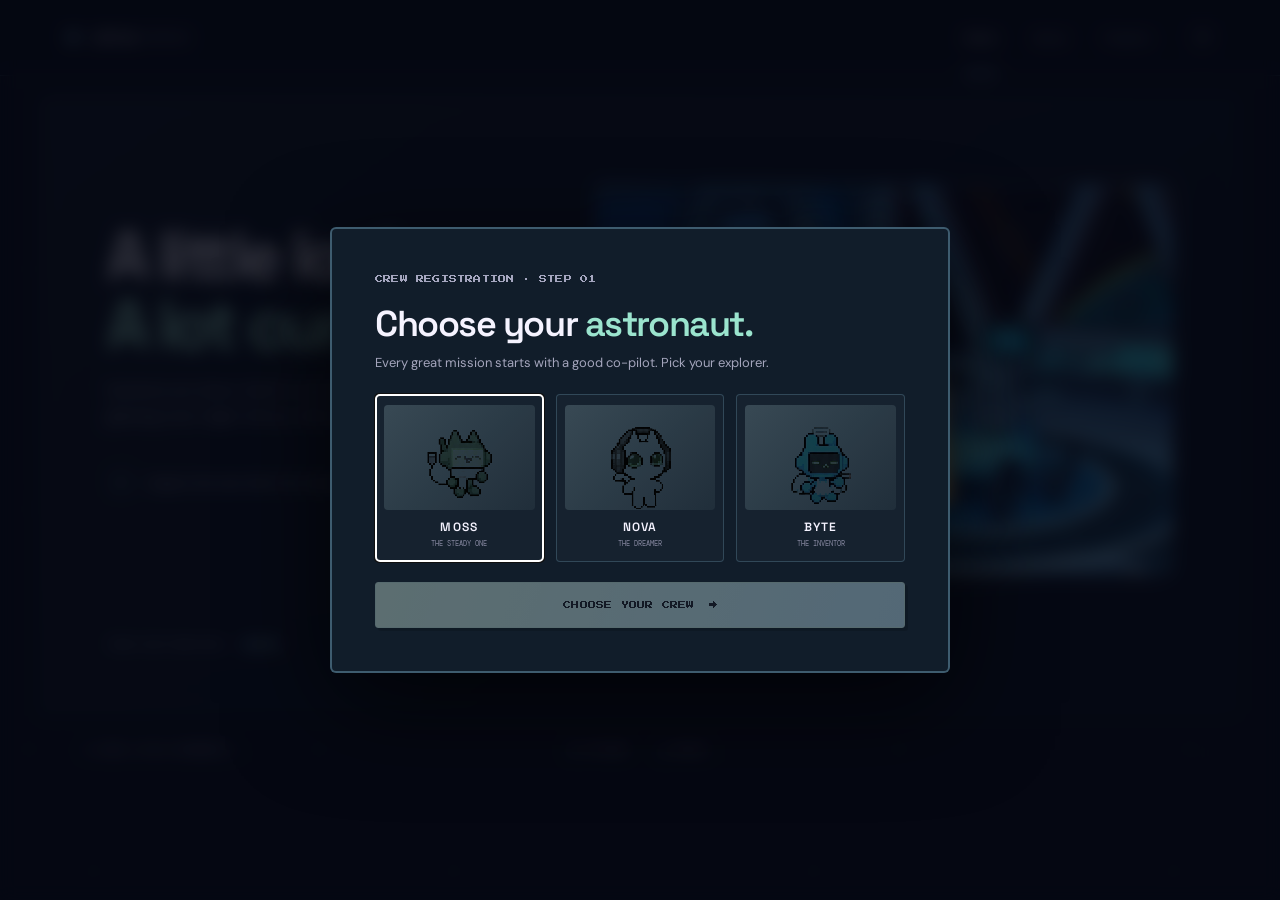
<file: index.html>
<!doctype html>
<html lang="en">
<head>
  <meta charset="utf-8">
  <meta name="viewport" content="width=device-width, initial-scale=1">
  <meta name="theme-color" content="#080a18">
  <meta name="description" content="Join Leyla's space mission: explore planets, uncover clues, and discover her portfolio.">
  <title>Leyla Mammadli — Mission Control</title>
  <link rel="preconnect" href="https://fonts.googleapis.com">
  <link rel="preconnect" href="https://fonts.gstatic.com" crossorigin>
  <link href="https://fonts.googleapis.com/css2?family=DM+Mono:wght@400;500&family=DM+Sans:wght@400;500;600;700&family=Press+Start+2P&family=Space+Grotesk:wght@400;500;600;700&display=swap" rel="stylesheet">
  <link rel="stylesheet" href="styles/site.css">
  <script src="scripts/app.js" defer></script>
  <script src="scripts/game.js" defer></script>
</head>
<body class="game-page">
  <div class="starfield" aria-hidden="true"></div>
  <header class="site-header">
    <a class="brand" href="index.html?briefing=1" aria-label="Mission Control home">
      <span class="brand-mark">✦</span><span>LEYLA<span class="brand-muted">.SPACE</span></span>
    </a>
    <nav class="site-nav" aria-label="Main navigation">
      <a class="active" href="index.html?briefing=1">Home</a>
      <a href="about.html">About</a>
      <a href="projects.html">Projects</a>
      <a class="github-link" href="https://github.com/leylammmdl09-ai/Liliya_peersonal_website" target="_blank" rel="noreferrer" aria-label="GitHub repository">↗</a>
    </nav>
  </header>

  <main class="game-shell">
    <section class="bridge-screen screen-panel" id="bridge-screen" aria-labelledby="bridge-heading">
      <div class="bridge-copy">
        <h1 id="bridge-heading">A little lost.<br><span>A lot curious.</span></h1>
        <p class="bridge-lede">Systems are down. Earth is out of range. One glowing note might tell you where to begin.</p>
        <div class="bridge-instructions"><span class="key-icon">01</span><span>Inspect the note. Start the mission.</span></div>
      </div>
      <div class="ship-art" aria-label="Illustration of the spaceship interior">
        <div class="viewport">
          <div class="viewport-stars"></div>
          <div class="distant-planet"></div>
          <span class="orbit-label">SECTOR 07 / UNCHARTED</span>
        </div>
        <div class="console console-left"><i></i><i></i><i></i><span>O₂ 98%</span></div>
        <div class="console console-right"><span class="console-bars"></span><span>FLIGHT SYSTEMS</span></div>
        <button class="sticky-note" id="open-welcome" type="button" aria-label="Inspect the glowing mission note">
          <span class="note-pin"></span>
          <span class="note-small">NOTE</span>
          <span class="note-title">Hey,<br>Astronaut!</span>
        </button>
        <div class="desk-edge"></div>
        <span class="ship-caption">THE ORPHEUS · CREW DECK</span>
      </div>
      <div class="bridge-footer">
        <span>YOUR DESTINATION: <b>EARTH</b></span>
      </div>
    </section>

    <section class="map-screen screen-panel" id="map-screen" aria-labelledby="map-heading" hidden>
      <div class="player-status game-hud" id="player-status" hidden>
        <div class="credit-panel">
          <span class="credit-icon" aria-hidden="true">¢</span>
          <span class="credit-label">CREDITS</span>
          <span class="credit-total"><span id="score">0</span><small> / 400</small></span>
        </div>
        <div class="crew-display">
          <span class="player-name" id="player-name">ASTRONAUT</span>
          <span class="crew-frame"><img class="player-avatar" id="player-avatar" alt=""></span>
        </div>
      </div>
      <h1 class="map-title" id="map-heading">Leyla Mammadli</h1>
      <button class="restart-mission" id="restart-mission" type="button">↻ RESTART</button>
      <div class="galaxy-map" aria-label="Interactive map with four planetary destinations">
        <svg class="orbit-lines" viewBox="0 0 1000 390" preserveAspectRatio="none" aria-hidden="true">
          <path d="M75 230 C180 90 300 330 420 170 S650 85 770 230 S900 310 960 135"/>
          <path d="M75 230 C190 375 320 65 440 205 S660 330 785 150 S900 70 960 135"/>
        </svg>
        <div class="map-star star-a"></div><div class="map-star star-b"></div><div class="map-star star-c"></div>
        <article class="destination destination-one">
          <button class="planet planet-logic" type="button" data-planet="origin" aria-label="Open Origin signal">
            <img class="planet-photo" src="assets/images/planet-origin.png" alt="">
          </button>
          <span class="planet-index">01 / ORIGIN</span><h2>Origin</h2><p>Where the signal began</p>
          <span class="clue-trigger" data-planet="origin" aria-hidden="true"><span>(!)</span> DECODE SIGNAL</span>
          <span class="visited-mark" aria-hidden="true">✓ SIGNAL FOUND</span>
        </article>
        <article class="destination destination-two">
          <button class="planet planet-code" type="button" data-planet="code" aria-label="Open Academia Prime signal">
            <img class="planet-photo" src="assets/images/planet-code.png" alt="">
          </button>
          <span class="planet-index">02 / EDUCATION</span><h2>Academia Prime</h2><p>Leyla's learning journey</p>
          <span class="clue-trigger" data-planet="code" aria-hidden="true"><span>(!)</span> DECODE SIGNAL</span>
          <span class="visited-mark" aria-hidden="true">✓ SIGNAL FOUND</span>
        </article>
        <article class="destination destination-three">
          <button class="planet planet-robot" type="button" data-planet="robotics" aria-label="Open Cyber-Core signal">
            <img class="planet-photo" src="assets/images/planet-robotics.png" alt="">
          </button>
          <span class="planet-index">03 / ABILITIES</span><h2>Cyber-Core</h2><p>Digital logic &amp; coding skills</p>
          <span class="clue-trigger" data-planet="robotics" aria-hidden="true"><span>(!)</span> DECODE SIGNAL</span>
          <span class="visited-mark" aria-hidden="true">✓ SIGNAL FOUND</span>
        </article>
        <article class="destination destination-four">
          <button class="planet planet-skill" type="button" data-planet="beyond" aria-label="Open Nebula-Interests signal">
            <img class="planet-photo" src="assets/images/planet-beyond.png" alt="">
          </button>
          <span class="planet-index">04 / INTERESTS</span><h2>Nebula-Interests</h2><p>Literature, creativity &amp; curiosity</p>
          <span class="clue-trigger" data-planet="beyond" aria-hidden="true"><span>(!)</span> DECODE SIGNAL</span>
          <span class="visited-mark" aria-hidden="true">✓ SIGNAL FOUND</span>
        </article>
        <div class="earth-stop">
          <div class="planet earth-planet" aria-hidden="true"><img class="earth-photo" src="assets/images/earth-icon.jpg" alt=""></div>
          <span>EARTH<br><b id="earth-status">LOCKED</b></span>
        </div>
      </div>
      <div class="pixel-saucer" id="pixel-saucer" role="img" tabindex="0" aria-keyshortcuts="ArrowUp ArrowDown ArrowLeft ArrowRight" aria-label="Draggable spaceship. Drag over a planet to open its signal, or use the arrow keys."><i></i><b></b><span></span></div>
      <aside class="mission-dialogue" aria-live="polite">
        <div class="dialogue-avatar" aria-hidden="true">✦</div>
        <div><p class="dialogue-label">MISSION CONTROL <span>● LIVE</span></p>
          <p class="dialogue-text" id="mission-message">Drag your spaceship over a planet to open its signal. You can also fly with the joystick or arrow keys.</p>
          <div class="dialogue-progress"><span><span id="clue-count">0</span> / 4 SIGNALS</span><i class="progress-track"><b id="progress-fill"></b></i></div>
        </div>
      </aside>
      <div class="flight-controller" role="group" aria-label="Planet navigation controls">
        <button type="button" class="controller-up" data-move="up" aria-label="Fly spaceship up">▲</button>
        <button type="button" class="controller-left" data-move="left" aria-label="Fly spaceship left">◀</button>
        <span class="controller-scan" aria-hidden="true">✦</span>
        <button type="button" class="controller-right" data-move="right" aria-label="Fly spaceship right">▶</button>
        <button type="button" class="controller-down" data-move="down" aria-label="Fly spaceship down">▼</button>
      </div>
      <span class="controller-status" id="controller-status" aria-live="polite">TARGET: ORIGIN</span>
    </section>
  </main>

  <footer class="site-footer">
    <span class="footer-copyright">© 2026 LEYLA MAMMADLI</span>
    <nav class="footer-links" aria-label="Contact links">
      <a href="https://github.com/leylammmdl09-ai/Liliya_peersonal_website" target="_blank" rel="noreferrer" aria-label="GitHub repository"><span aria-hidden="true">⌘</span> GITHUB</a>
      <a href="mailto:leylammmdl09@gmail.com" aria-label="Email Leyla"><span aria-hidden="true">✉</span> EMAIL</a>
    </nav>
  </footer>

  <dialog class="modal" id="avatar-modal" aria-labelledby="avatar-title">
    <form method="dialog" class="modal-card avatar-card">
      <p class="eyebrow">CREW REGISTRATION · STEP 01</p>
      <h2 id="avatar-title">Choose your <span>astronaut.</span></h2>
      <p class="modal-intro">Every great mission starts with a good co-pilot. Pick your explorer.</p>
      <div class="avatar-options">
        <button class="avatar-option" type="button" data-avatar="green" aria-pressed="false">
          <span class="avatar-image-wrap"><img src="assets/images/avatar-green.jpeg" alt=""></span><strong>MOSS</strong><small>THE STEADY ONE</small>
        </button>
        <button class="avatar-option" type="button" data-avatar="white" aria-pressed="false">
          <span class="avatar-image-wrap"><img src="assets/images/avatar-white.jpeg" alt=""></span><strong>NOVA</strong><small>THE DREAMER</small>
        </button>
        <button class="avatar-option" type="button" data-avatar="blue" aria-pressed="false">
          <span class="avatar-image-wrap"><img src="assets/images/avatar-blue.jpeg" alt=""></span><strong>BYTE</strong><small>THE INVENTOR</small>
        </button>
      </div>
      <button class="button button-primary avatar-confirm" id="confirm-avatar" type="button" disabled>CHOOSE YOUR CREW <span>→</span></button>
    </form>
  </dialog>

  <dialog class="modal" id="welcome-modal" aria-labelledby="welcome-title">
    <div class="modal-card welcome-card">
      <button class="modal-close" type="button" data-close="welcome-modal" aria-label="Close">×</button>
      <div class="welcome-portrait"><img src="assets/images/leyla-mammadli.jpeg" alt="Leyla Mammadli"><small>MISSION SPECIALIST</small></div>
      <div class="welcome-copy">
        <p class="eyebrow">INCOMING TRANSMISSION · FROM LEYLA</p>
        <h2 id="welcome-title">🚀 WELCOME, ASTRONAUT!</h2>
        <p>Your spaceship has lost its way, and you are trapped in an unknown galaxy, far away from Earth. You need to return to the Earth, but there is one challenge: the only way to return to Earth is to discover who Leyla is.</p>
        <p>To complete your mission, you must explore different planets and collect points. Each planet holds a small piece of information about Leyla. Look for the (!) symbol beneath each planet to discover something new.</p>
        <p>Are you ready to begin your mission? 🌍</p>
        <button class="button button-primary" id="begin-mission" type="button">LET'S FIND EARTH <span>→</span></button>
      </div>
    </div>
  </dialog>

  <dialog class="modal" id="clue-modal" aria-labelledby="clue-title">
    <div class="modal-card clue-card">
      <button class="modal-close" type="button" data-close="clue-modal" aria-label="Close">×</button>
      <p class="eyebrow" id="clue-kicker">SIGNAL DECODED · +100 CREDITS</p>
      <h2 id="clue-title"></h2>
      <div id="clue-content" class="clue-content"></div>
      <div class="clue-reward"><span>✦</span><b>+100 CREDITS</b><small>ADDED TO YOUR MISSION SCORE</small></div>
      <button class="button button-primary" id="close-clue" type="button">BACK TO THE ATLAS <span>→</span></button>
    </div>
  </dialog>

  <dialog class="modal" id="victory-modal" aria-labelledby="victory-title">
    <div class="confetti-layer" id="confetti-layer" aria-hidden="true"></div>
    <div class="modal-card victory-card">
      <div class="victory-stars" aria-hidden="true">✦　✧　✦</div>
      <p class="eyebrow">MISSION COMPLETE · EARTH IN SIGHT</p>
      <h2 id="victory-title">🎉 Congrats, you successfully managed to arrive to the Earth!!</h2>
      <p>Four signals, one incredible person. You collected every credit: <strong id="final-score">400 CREDITS</strong>.</p>
      <a class="button button-primary" href="about.html">VIEW LEYLA'S PORTFOLIO <span>→</span></a>
      <button class="button button-primary" id="restart-after-victory" type="button">RESTART MISSION ↻</button>
    </div>
  </dialog>

</body>
</html>
</file>
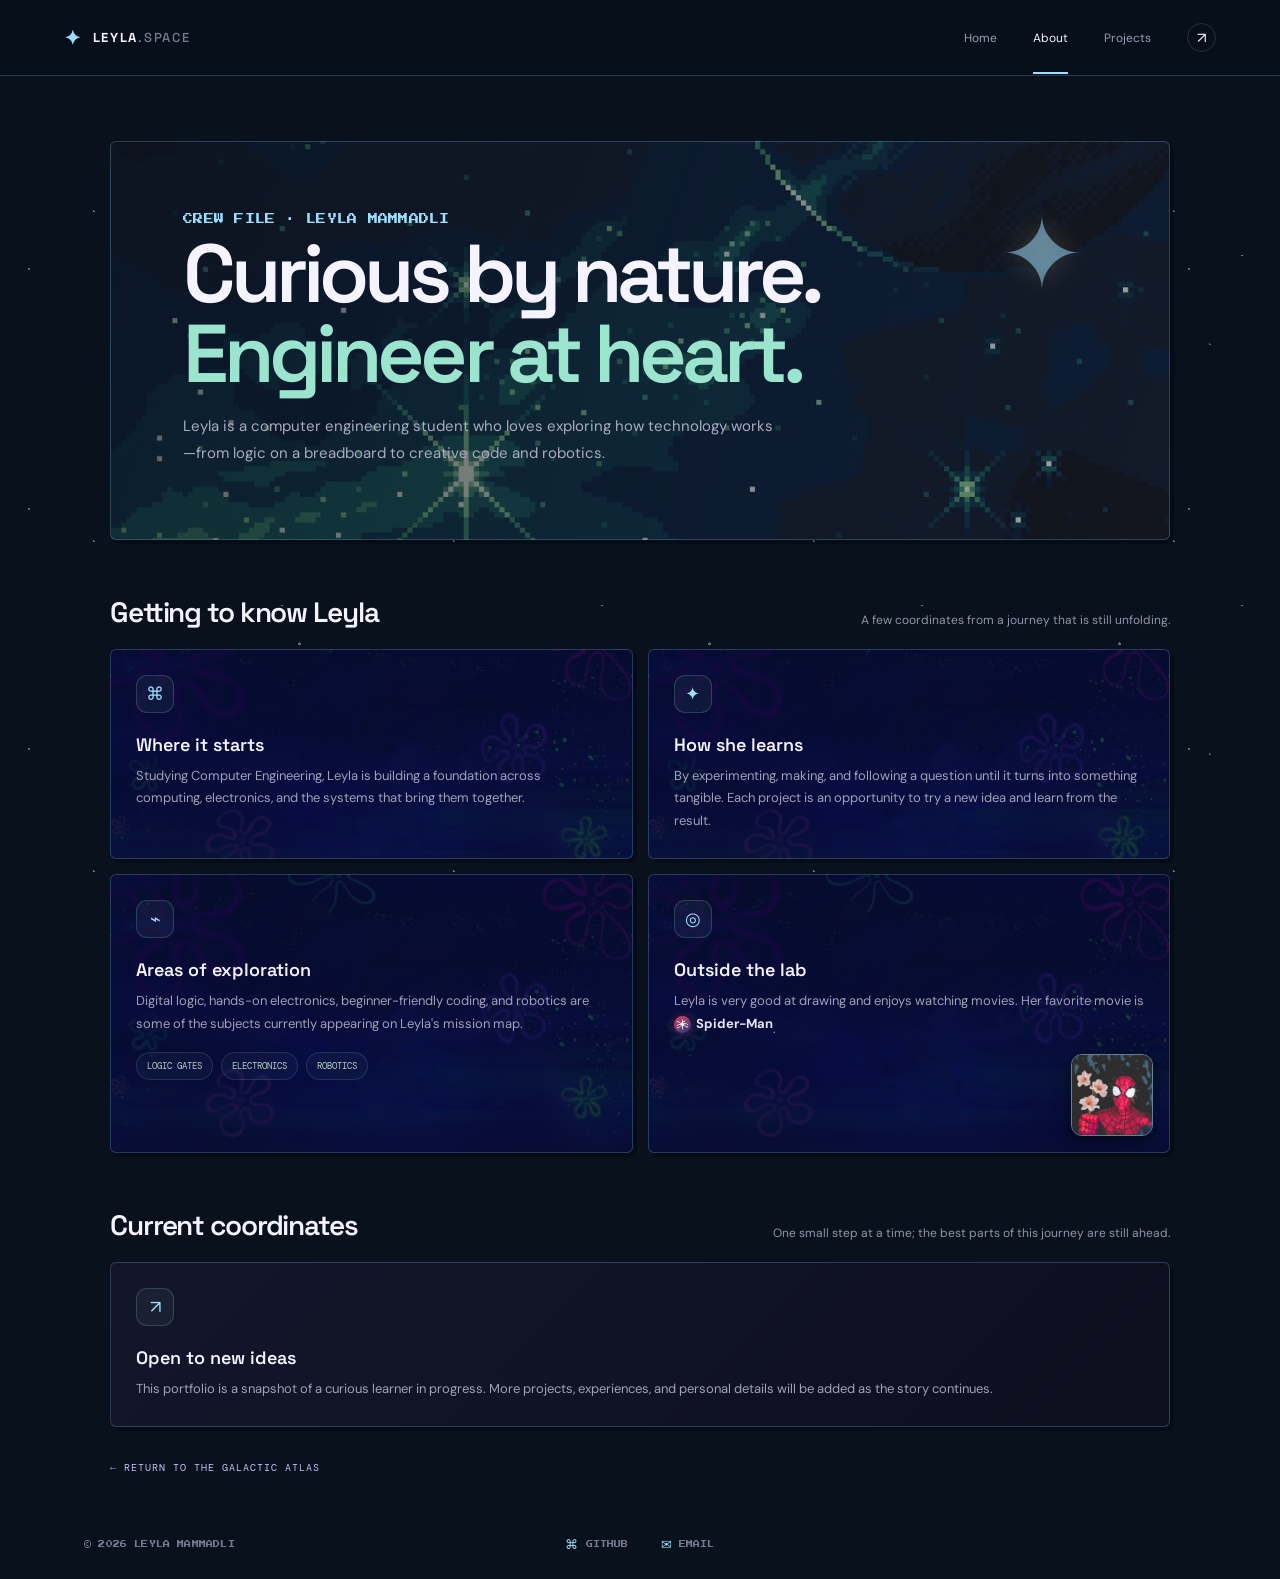
<file: about.html>
<!doctype html>
<html lang="en">
<head>
  <meta charset="utf-8">
  <meta name="viewport" content="width=device-width, initial-scale=1">
  <meta name="theme-color" content="#080a18">
  <meta name="description" content="Meet Leyla Mammadli, a computer engineering student.">
  <title>About Leyla — Leyla.Space</title>
  <link rel="preconnect" href="https://fonts.googleapis.com">
  <link rel="preconnect" href="https://fonts.gstatic.com" crossorigin>
  <link href="https://fonts.googleapis.com/css2?family=DM+Mono:wght@400;500&family=DM+Sans:wght@400;500;600;700&family=Press+Start+2P&family=Space+Grotesk:wght@400;500;600;700&display=swap" rel="stylesheet">
  <link rel="stylesheet" href="styles/site.css">
  <script src="scripts/app.js" defer></script>
</head>
<body>
  <div class="starfield" aria-hidden="true"></div>
  <header class="site-header">
    <a class="brand" href="index.html?briefing=1"><span class="brand-mark">✦</span><span>LEYLA<span class="brand-muted">.SPACE</span></span></a>
    <div class="player-status" id="player-status" hidden><img class="player-avatar" id="player-avatar" alt=""><span class="player-name" id="player-name">ASTRONAUT</span><span class="score-chip">¢ <span id="score">0</span> CREDITS</span></div>
    <nav class="site-nav" aria-label="Main navigation">
      <a href="index.html?briefing=1">Home</a><a class="active" href="about.html">About</a><a href="projects.html">Projects</a><a class="github-link" href="https://github.com/leylammmdl09-ai/Liliya_peersonal_website" target="_blank" rel="noreferrer" aria-label="GitHub repository">↗</a>
    </nav>
  </header>
  <main class="content-shell">
    <section class="content-hero">
      <p class="content-kicker">CREW FILE · LEYLA MAMMADLI</p>
      <h1>Curious by nature.<br><span>Engineer at heart.</span></h1>
      <p>Leyla is a computer engineering student who loves exploring how technology works—from logic on a breadboard to creative code and robotics.</p>
    </section>
    <section class="content-section">
      <div class="section-heading"><h2>Getting to know Leyla</h2><p>A few coordinates from a journey that is still unfolding.</p></div>
      <div class="about-grid">
        <article class="info-card"><span class="card-icon">⌘</span><h3>Where it starts</h3><p>Studying Computer Engineering, Leyla is building a foundation across computing, electronics, and the systems that bring them together.</p></article>
        <article class="info-card"><span class="card-icon">✦</span><h3>How she learns</h3><p>By experimenting, making, and following a question until it turns into something tangible. Each project is an opportunity to try a new idea and learn from the result.</p></article>
        <article class="info-card"><span class="card-icon">⌁</span><h3>Areas of exploration</h3><p>Digital logic, hands-on electronics, beginner-friendly coding, and robotics are some of the subjects currently appearing on Leyla's mission map.</p><div class="tag-list"><span>LOGIC GATES</span><span>ELECTRONICS</span><span>ROBOTICS</span></div></article>
        <article class="info-card outside-lab-card"><span class="card-icon">◎</span><h3>Outside the lab</h3><p>Leyla is very good at drawing and enjoys watching movies. Her favorite movie is <span class="favorite-movie"><svg class="spider-mark" viewBox="0 0 32 32" aria-hidden="true" focusable="false"><path d="M16 11V5m0 16v6M12 14 7 9 4 10 2 7m10 9H6l-3 3m9 0-5 5-3-1-2 3m10-12 5-5 3 1 2-3m-2 7h6l3 3m-9 0 5 5 3-1 2 3" fill="none" stroke="currentColor" stroke-linecap="round" stroke-linejoin="round" stroke-width="2"/><ellipse cx="16" cy="16" rx="3.5" ry="5" fill="currentColor"/></svg><strong>Spider-Man</strong></span>.</p><img class="outside-lab-photo" src="assets/images/spiderman-outside-lab.jpg" alt="Illustration of Spider-Man among flowers"></article>
      </div>
    </section>
    <section class="content-section">
      <div class="section-heading"><h2>Current coordinates</h2><p>One small step at a time; the best parts of this journey are still ahead.</p></div>
      <article class="info-card"><span class="card-icon">↗</span><h3>Open to new ideas</h3><p>This portfolio is a snapshot of a curious learner in progress. More projects, experiences, and personal details will be added as the story continues.</p></article>
    </section>
    <a class="return-link" href="index.html?briefing=1">← RETURN TO THE GALACTIC ATLAS</a>
  </main>
  <footer class="site-footer">
    <span class="footer-copyright">© 2026 LEYLA MAMMADLI</span>
    <nav class="footer-links" aria-label="Contact links">
      <a href="https://github.com/leylammmdl09-ai/Liliya_peersonal_website" target="_blank" rel="noreferrer" aria-label="GitHub repository"><span aria-hidden="true">⌘</span> GITHUB</a>
      <a href="mailto:leylammmdl09@gmail.com" aria-label="Email Leyla"><span aria-hidden="true">✉</span> EMAIL</a>
    </nav>
  </footer>
</body>
</html>
</file>
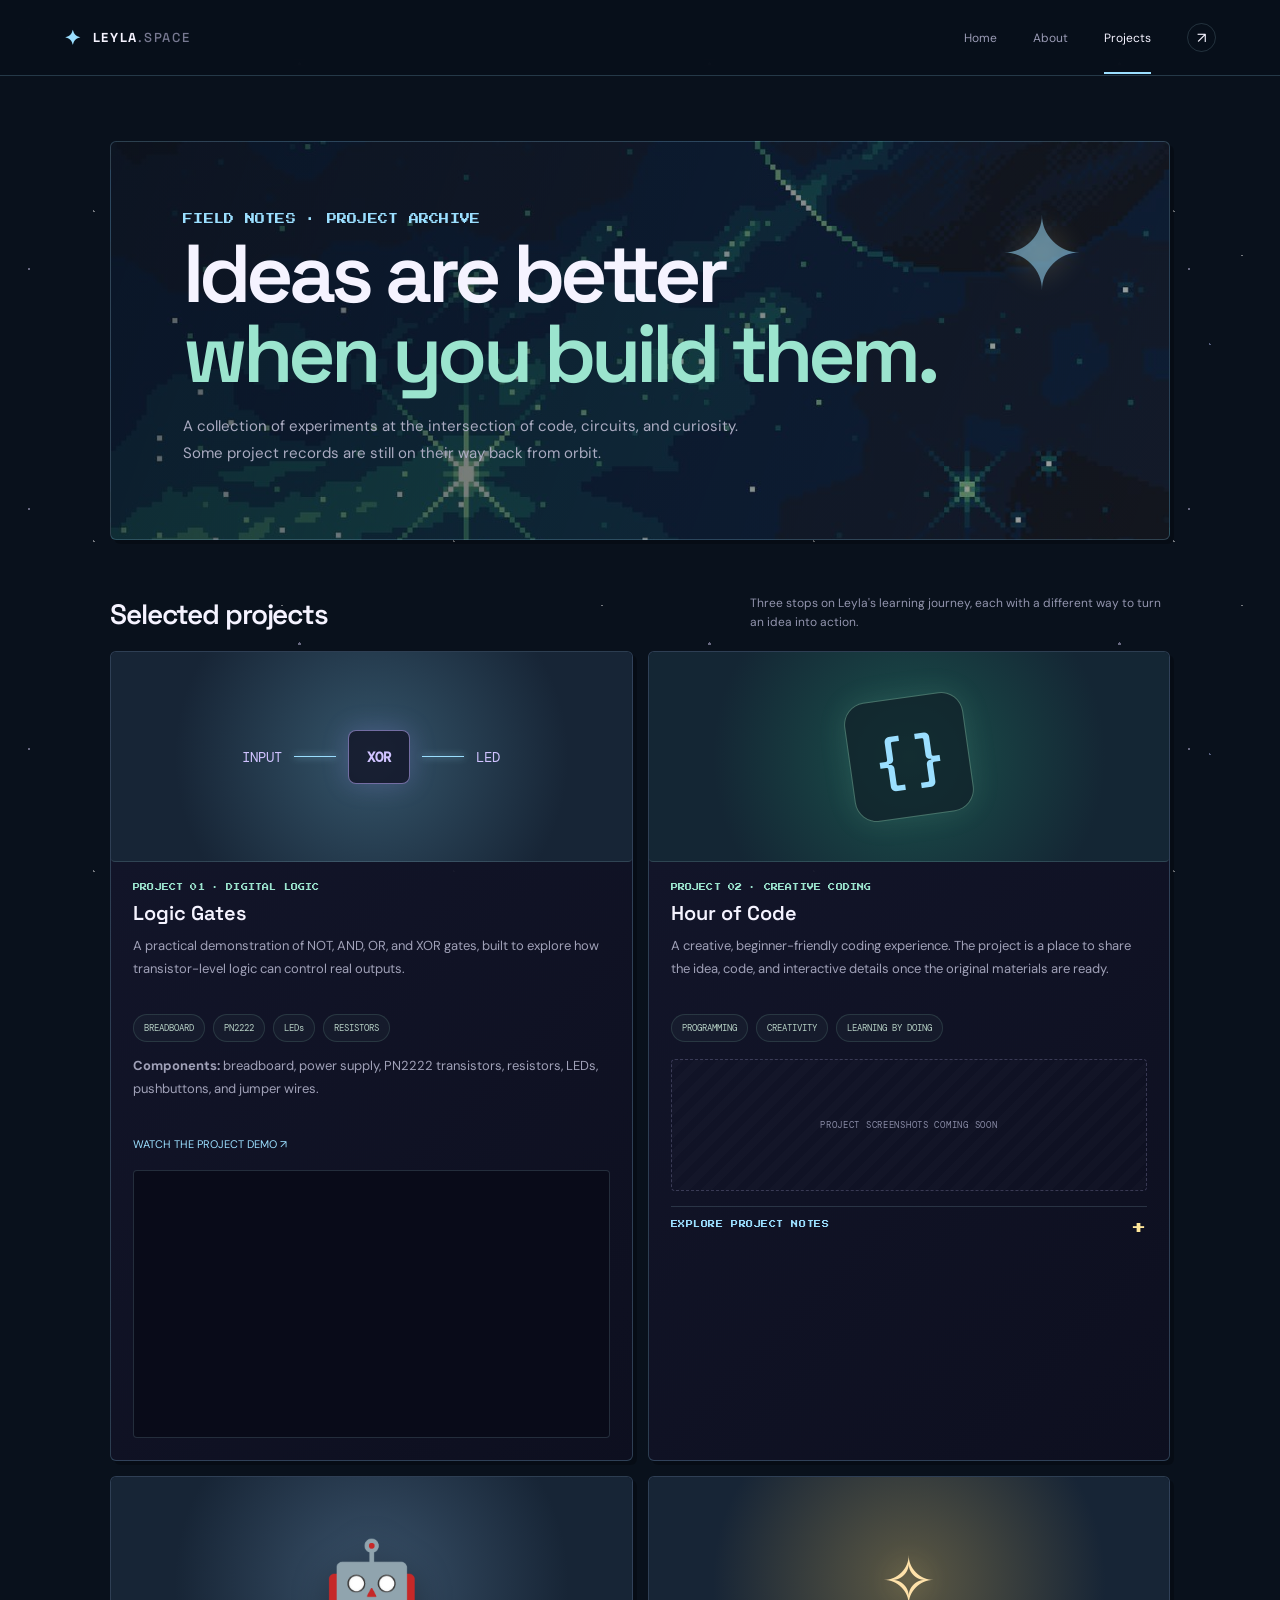
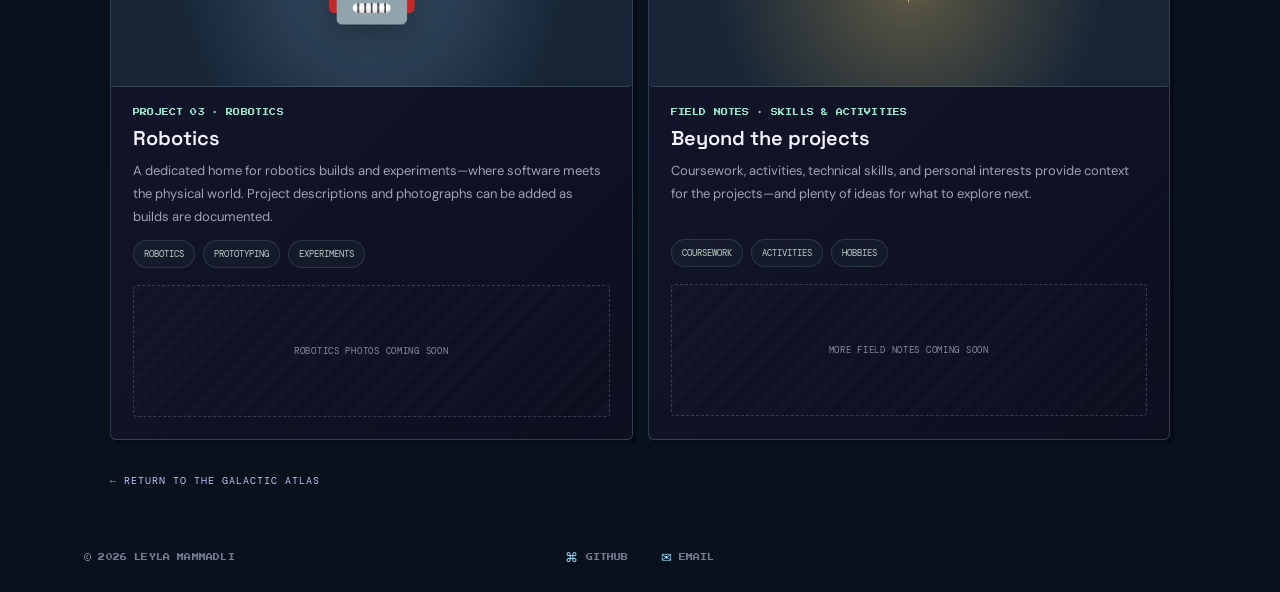
<file: projects.html>
<!doctype html>
<html lang="en">
<head>
  <meta charset="utf-8">
  <meta name="viewport" content="width=device-width, initial-scale=1">
  <meta name="theme-color" content="#080a18">
  <meta name="description" content="Explore Leyla Mammadli's logic gates, Hour of Code, and robotics projects.">
  <title>Projects — Leyla.Space</title>
  <link rel="preconnect" href="https://fonts.googleapis.com">
  <link rel="preconnect" href="https://fonts.gstatic.com" crossorigin>
  <link href="https://fonts.googleapis.com/css2?family=DM+Mono:wght@400;500&family=DM+Sans:wght@400;500;600;700&family=Press+Start+2P&family=Space+Grotesk:wght@400;500;600;700&display=swap" rel="stylesheet">
  <link rel="stylesheet" href="styles/site.css">
  <script src="scripts/app.js" defer></script>
</head>
<body>
  <div class="starfield" aria-hidden="true"></div>
  <header class="site-header">
    <a class="brand" href="index.html?briefing=1"><span class="brand-mark">✦</span><span>LEYLA<span class="brand-muted">.SPACE</span></span></a>
    <div class="player-status" id="player-status" hidden><img class="player-avatar" id="player-avatar" alt=""><span class="player-name" id="player-name">ASTRONAUT</span><span class="score-chip">¢ <span id="score">0</span> CREDITS</span></div>
    <nav class="site-nav" aria-label="Main navigation">
      <a href="index.html?briefing=1">Home</a><a href="about.html">About</a><a class="active" href="projects.html">Projects</a><a class="github-link" href="https://github.com/leylammmdl09-ai/Liliya_peersonal_website" target="_blank" rel="noreferrer" aria-label="GitHub repository">↗</a>
    </nav>
  </header>
  <main class="content-shell">
    <section class="content-hero">
      <p class="content-kicker">FIELD NOTES · PROJECT ARCHIVE</p>
      <h1>Ideas are better<br><span>when you build them.</span></h1>
      <p>A collection of experiments at the intersection of code, circuits, and curiosity. Some project records are still on their way back from orbit.</p>
    </section>
    <section class="content-section">
      <div class="section-heading"><h2>Selected projects</h2><p>Three stops on Leyla's learning journey, each with a different way to turn an idea into action.</p></div>
      <div class="project-grid">
        <article class="project-card">
          <div class="project-visual logic" aria-label="Logic gate project illustration"><div class="circuit-art"><span>INPUT</span><i class="circuit-line"></i><b class="gate-chip">XOR</b><i class="circuit-line"></i><span>LED</span></div></div>
          <div class="project-body"><span class="project-label">PROJECT 01 · DIGITAL LOGIC</span><h3>Logic Gates</h3><p>A practical demonstration of NOT, AND, OR, and XOR gates, built to explore how transistor-level logic can control real outputs.</p>
            <div class="tag-list"><span>BREADBOARD</span><span>PN2222</span><span>LEDs</span><span>RESISTORS</span></div>
            <p class="project-component-note"><b>Components:</b> breadboard, power supply, PN2222 transistors, resistors, LEDs, pushbuttons, and jumper wires.</p>
            <a class="media-link" href="https://youtu.be/B1xX3IzyamY" target="_blank" rel="noreferrer">WATCH THE PROJECT DEMO ↗</a>
            <div class="project-media"><iframe src="https://www.youtube-nocookie.com/embed/B1xX3IzyamY" title="Logic Gates project demonstration" loading="lazy" referrerpolicy="strict-origin-when-cross-origin" allow="accelerometer; autoplay; clipboard-write; encrypted-media; gyroscope; picture-in-picture; web-share" allowfullscreen></iframe></div>
          </div>
        </article>
        <article class="project-card">
          <div class="project-visual code" aria-label="Creative coding project illustration"><div class="code-art">{ }</div></div>
          <div class="project-body"><span class="project-label">PROJECT 02 · CREATIVE CODING</span><h3>Hour of Code</h3><p>A creative, beginner-friendly coding experience. The project is a place to share the idea, code, and interactive details once the original materials are ready.</p>
            <div class="tag-list"><span>PROGRAMMING</span><span>CREATIVITY</span><span>LEARNING BY DOING</span></div>
            <div class="placeholder-shot project-placeholder" role="img" aria-label="Screenshot placeholder for the Hour of Code project">PROJECT SCREENSHOTS COMING SOON</div>
            <details class="project-details">
              <summary>EXPLORE PROJECT NOTES <span aria-hidden="true">+</span></summary>
              <p>This project record is ready for its original activity link, screenshots, and a short walkthrough. Those materials can be added here when available.</p>
            </details>
          </div>
        </article>
        <article class="project-card">
          <div class="project-visual robot" aria-label="Robotics project illustration"><div class="robot-art" aria-hidden="true">🤖</div></div>
          <div class="project-body"><span class="project-label">PROJECT 03 · ROBOTICS</span><h3>Robotics</h3><p>A dedicated home for robotics builds and experiments—where software meets the physical world. Project descriptions and photographs can be added as builds are documented.</p>
            <div class="tag-list"><span>ROBOTICS</span><span>PROTOTYPING</span><span>EXPERIMENTS</span></div>
            <div class="placeholder-shot project-placeholder" role="img" aria-label="Photo placeholder for the robotics project">ROBOTICS PHOTOS COMING SOON</div>
          </div>
        </article>
        <article class="project-card">
          <div class="project-visual skills" aria-label="Learning and activities illustration"><div class="skills-art" aria-hidden="true">✧</div></div>
          <div class="project-body"><span class="project-label">FIELD NOTES · SKILLS & ACTIVITIES</span><h3>Beyond the projects</h3><p>Coursework, activities, technical skills, and personal interests provide context for the projects—and plenty of ideas for what to explore next.</p>
            <div class="tag-list"><span>COURSEWORK</span><span>ACTIVITIES</span><span>HOBBIES</span></div>
            <div class="placeholder-shot project-placeholder" role="img" aria-label="Placeholder for additional project and activity details">MORE FIELD NOTES COMING SOON</div>
          </div>
        </article>
      </div>
    </section>
    <a class="return-link" href="index.html?briefing=1">← RETURN TO THE GALACTIC ATLAS</a>
  </main>
  <footer class="site-footer">
    <span class="footer-copyright">© 2026 LEYLA MAMMADLI</span>
    <nav class="footer-links" aria-label="Contact links">
      <a href="https://github.com/leylammmdl09-ai/Liliya_peersonal_website" target="_blank" rel="noreferrer" aria-label="GitHub repository"><span aria-hidden="true">⌘</span> GITHUB</a>
      <a href="mailto:leylammmdl09@gmail.com" aria-label="Email Leyla"><span aria-hidden="true">✉</span> EMAIL</a>
    </nav>
  </footer>
</body>
</html>
</file>
<file: styles/site.css>
:root {
  color-scheme: dark;
  --ink: #f5f3ff;
  --muted: #9a9bb5;
  --dim: #686a86;
  --bg: #09111c;
  --panel: #111d2a;
  --line: rgba(173, 220, 229, .17);
  --violet: #9be4ce;
  --mint: #9bdfff;
  --yellow: #ffe69a;
  --mono: "DM Mono", monospace;
  --sans: "DM Sans", sans-serif;
  --display: "Space Grotesk", sans-serif;
  --pixel: "Press Start 2P", monospace;
}

* { box-sizing: border-box; }
html { min-width: 320px; overflow-y: auto; background: var(--bg); scroll-behavior: smooth; touch-action: pan-y; }
body { margin: 0; min-height: 100vh; color: var(--ink); background: var(--bg); font-family: var(--sans); }
button, a { font: inherit; }
a { color: inherit; text-decoration: none; }
button { color: inherit; }
[hidden] { display: none !important; }
.starfield { position: fixed; inset: 0; z-index: 0; pointer-events: none; opacity: .44; background-image: radial-gradient(1px 1px at 10% 12%, #dcd7ff 98%, transparent), radial-gradient(1px 1px at 26% 64%, #fff 98%, transparent), radial-gradient(1.5px 1.5px at 73% 22%, #dcd7ff 98%, transparent), radial-gradient(1px 1px at 88% 73%, #fff 98%, transparent), radial-gradient(1px 1px at 52% 84%, #b8c5ff 98%, transparent), radial-gradient(1px 1px at 94% 10%, #fff 98%, transparent); background-size: 290px 240px, 360px 330px, 410px 290px, 320px 350px, 480px 410px, 390px 320px; }
.site-header, .game-shell, .site-footer { position: relative; z-index: 1; }
.site-header { min-height: 76px; padding: 0 clamp(20px, 5vw, 78px); display: flex; align-items: center; gap: 30px; border-bottom: 1px solid var(--line); background: rgba(8,10,24,.82); backdrop-filter: blur(14px); }
.brand { display: inline-flex; align-items: center; gap: 10px; font: 700 13px var(--display); letter-spacing: .13em; white-space: nowrap; }
.brand-mark { display: grid; place-items: center; color: var(--yellow); font-size: 20px; }
.brand-muted { color: #777991; font-weight: 500; }
.player-status { display: flex; align-items: center; gap: 9px; margin-right: auto; font: 10px var(--mono); letter-spacing: .08em; }
.player-avatar { width: 35px; height: 35px; object-fit: cover; border-radius: 50%; border: 1px solid rgba(169,245,208,.42); }
.player-name { color: #c3c4d6; }
.score-chip { border: 1px solid rgba(255,226,140,.27); border-radius: 20px; padding: 7px 10px; color: var(--yellow); margin-left: 4px; white-space: nowrap; }
.site-nav { display: flex; align-items: center; gap: clamp(17px, 3vw, 36px); margin-left: auto; }
.site-nav a { position: relative; color: var(--muted); font-size: 12px; transition: color .2s ease; }
.site-nav a:hover, .site-nav a.active { color: var(--ink); }
.site-nav a.active::after { position: absolute; content: ""; height: 2px; left: 0; right: 0; bottom: -28px; background: var(--violet); }
.github-link { width: 29px; height: 29px; display: grid; place-items: center; border: 1px solid var(--line); border-radius: 50%; color: var(--ink) !important; font-size: 15px !important; }
.game-shell { width: min(1120px, calc(100% - 48px)); margin: 34px auto 28px; }
.screen-panel { position: relative; min-height: 620px; overflow: hidden; border: 1px solid var(--line); border-radius: 18px; background: linear-gradient(135deg, rgba(17,20,42,.96), rgba(11,13,29,.94)); box-shadow: 0 28px 90px rgba(0,0,0,.24); }
.bridge-screen { display: grid; grid-template-columns: .87fr 1.13fr; grid-template-rows: 1fr 54px; padding: clamp(30px, 5.5vw, 66px); column-gap: 4%; }
.bridge-copy { align-self: center; padding-bottom: 38px; }
.eyebrow { margin: 0 0 17px; color: #a6a7c0; font: 10px var(--mono); letter-spacing: .13em; }
.live-dot { display: inline-block; width: 6px; height: 6px; margin-right: 7px; border-radius: 50%; background: var(--mint); box-shadow: 0 0 11px var(--mint); }
h1, h2, p { margin-top: 0; }
.bridge-copy h1, .map-heading-row h1 { margin-bottom: 18px; font: 600 clamp(38px, 5.4vw, 67px)/1.02 var(--display); letter-spacing: -.055em; }
.bridge-copy h1 span, .map-heading-row h1 span, .modal-card h2 span { color: var(--violet); }
.bridge-lede { max-width: 355px; color: #aaaabe; font-size: 15px; line-height: 1.75; }
.bridge-instructions { display: flex; align-items: center; gap: 11px; margin-top: 38px; color: #d7d4ee; font-size: 12px; }
.key-icon { display: grid; place-items: center; width: 30px; height: 30px; border: 1px solid rgba(169,245,208,.25); border-radius: 9px; color: var(--mint); font: 10px var(--mono); }
.ship-art { position: relative; min-height: 390px; align-self: center; isolation: isolate; overflow: hidden; border: 1px solid rgba(186,187,255,.14); border-radius: 16px; background: radial-gradient(ellipse at 50% 28%, rgba(80,82,132,.34), transparent 49%), linear-gradient(160deg, #1a1d37, #111426 73%); }
.ship-art::before { position: absolute; content: ""; inset: 0; opacity: .38; background-image: radial-gradient(1px 1px at 15% 29%, white 98%, transparent), radial-gradient(1px 1px at 78% 18%, white 98%, transparent), radial-gradient(1px 1px at 63% 65%, white 98%, transparent); background-size: 110px 95px, 147px 121px, 168px 143px; }
.viewport { position: absolute; inset: 13% 13% 36%; overflow: hidden; border: 9px solid #252943; border-radius: 48% 48% 38% 38%; background: radial-gradient(ellipse at center, #1a2143, #080c1c 75%); box-shadow: 0 0 0 2px #414665, inset 0 0 25px #070914; }
.viewport-stars { position: absolute; inset: 0; opacity: .9; background: radial-gradient(1.5px 1.5px at 20% 28%, white 98%, transparent), radial-gradient(1px 1px at 67% 20%, white 98%, transparent), radial-gradient(1px 1px at 78% 68%, white 98%, transparent), radial-gradient(1.5px 1.5px at 32% 71%, white 98%, transparent); }
.distant-planet { position: absolute; width: 112px; aspect-ratio: 1; left: 45%; top: 22%; border-radius: 50%; background: radial-gradient(circle at 34% 30%, #e1b5b3, #8b6898 48%, #34395f 78%); box-shadow: 0 0 28px rgba(176,143,225,.32); animation: float 6s ease-in-out infinite; }
.distant-planet::after { content: ""; position: absolute; width: 150px; height: 33px; left: -20px; top: 41px; border: 4px solid rgba(221,196,255,.4); border-radius: 50%; transform: rotate(-21deg); }
.orbit-label { position: absolute; bottom: 13px; left: 50%; color: #898ba9; font: 8px var(--mono); letter-spacing: .12em; white-space: nowrap; transform: translateX(-50%); }
.console { position: absolute; z-index: 1; top: 68%; width: 108px; height: 68px; display: flex; align-items: center; justify-content: center; gap: 7px; border: 1px solid rgba(178,181,255,.19); border-radius: 10px; background: linear-gradient(140deg, #292d4d, #171a31); box-shadow: 0 8px 18px #090a16; color: #9093b1; font: 7px var(--mono); }
.console-left { left: 9%; flex-wrap: wrap; padding: 13px; }
.console-left i { width: 10px; height: 10px; border-radius: 3px; background: #8af0cb; box-shadow: 0 0 9px rgba(138,240,203,.55); }
.console-left i:nth-child(2) { background: #ffcf77; box-shadow: 0 0 9px rgba(255,207,119,.4); }
.console-left i:nth-child(3) { background: #a79aff; box-shadow: 0 0 9px rgba(167,154,255,.4); }
.console-left span { width: 100%; text-align: center; }
.console-right { right: 9%; flex-direction: column; gap: 7px; }
.console-bars { width: 58px; height: 23px; background: repeating-linear-gradient(90deg, #8ef0c7 0 4px, transparent 4px 8px); opacity: .7; clip-path: polygon(0 53%, 10% 52%, 18% 0, 27% 100%, 37% 21%, 45% 72%, 56% 41%, 65% 80%, 75% 38%, 83% 56%, 100% 52%, 100% 62%, 0 62%); }
.sticky-note { position: absolute; z-index: 3; left: 50%; top: 67%; width: 126px; height: 126px; padding: 20px 17px 15px; border: 0; color: #2c2932; text-align: left; background: linear-gradient(145deg, #ffedaa, #f8d879); box-shadow: 0 7px 28px rgba(255,214,106,.23), 0 14px 18px rgba(0,0,0,.29); transform: translate(-50%,-50%) rotate(-5deg); transition: transform .2s, box-shadow .2s; cursor: pointer; animation: note-glow 2.8s ease-in-out infinite; }
.sticky-note:hover { transform: translate(-50%,-54%) rotate(-2deg) scale(1.04); box-shadow: 0 10px 38px rgba(255,214,106,.42); }
.note-pin { position: absolute; top: -8px; left: 56px; width: 15px; height: 15px; border-radius: 50%; background: #ef826f; box-shadow: 0 2px 3px rgba(0,0,0,.25); }
.note-small { position: absolute; top: 21px; left: 17px; display: block; margin: 0; color: #8d7442; font: 8px var(--mono); letter-spacing: .08em; }
.note-title { position: absolute; right: 12px; bottom: 15px; left: 17px; display: block; font: 600 20px/1.03 var(--display); letter-spacing: -.05em; }
.desk-edge { position: absolute; left: -5%; right: -5%; bottom: -22px; height: 70px; border-top: 1px solid rgba(209,194,255,.22); border-radius: 50%; background: linear-gradient(#25223b, #121528); transform: rotate(-3deg); }
.ship-caption { position: absolute; z-index: 2; right: 17px; bottom: 13px; color: #8486a3; font: 8px var(--mono); letter-spacing: .1em; }
.bridge-footer { grid-column: 1 / -1; display: flex; align-items: end; justify-content: space-between; border-top: 1px solid var(--line); color: #777991; font: 9px var(--mono); letter-spacing: .1em; }
.bridge-footer b { margin-left: 7px; color: var(--mint); font-weight: 400; }

.map-screen { min-height: 670px; padding: clamp(28px, 4vw, 48px) clamp(26px, 5vw, 60px) 25px; }
.map-heading-row { display: flex; justify-content: space-between; align-items: end; }
.map-heading-row h1 { font-size: clamp(37px, 4.5vw, 54px); margin-bottom: 9px; }
.map-subtitle { margin-bottom: 0; color: #a2a3ba; font-size: 13px; }
.map-subtitle b { color: var(--yellow); font-weight: 600; }
.progress-card { width: 168px; padding: 13px 15px; border: 1px solid var(--line); border-radius: 12px; background: rgba(255,255,255,.025); }
.progress-label { display: block; margin-bottom: 6px; color: #84869f; font: 8px var(--mono); letter-spacing: .08em; }
.progress-card strong { display: block; margin-bottom: 10px; color: var(--mint); font: 23px var(--display); }
.progress-card small { color: #898ba6; font: 8px var(--mono); }
.progress-track { display: block; height: 3px; overflow: hidden; border-radius: 3px; background: #292b44; }
.progress-track i { display: block; width: 0; height: 100%; background: var(--mint); box-shadow: 0 0 8px var(--mint); transition: width .5s ease; }
.galaxy-map { position: relative; height: 435px; margin-top: 15px; }
.orbit-lines { position: absolute; inset: 0; width: 100%; height: 100%; overflow: visible; }
.orbit-lines path { fill: none; stroke: rgba(164,156,255,.24); stroke-width: 1.2; stroke-dasharray: 4 7; }
.destination { position: absolute; z-index: 2; display: flex; width: 165px; align-items: center; flex-direction: column; text-align: center; }
.destination-one { left: 2%; top: 41%; }
.destination-two { left: 27%; top: 5%; }
.destination-three { left: 53%; top: 42%; }
.destination-four { left: 77%; top: 4%; }
.planet { position: relative; width: 88px; height: 88px; margin-bottom: 11px; border-radius: 50%; box-shadow: inset -15px -10px 20px rgba(7,8,22,.55), 0 0 26px rgba(145,130,255,.12); animation: float 5s ease-in-out infinite; }
.planet::after { position: absolute; content: ""; width: 125px; height: 28px; left: -19px; top: 32px; border: 3px solid rgba(207,200,255,.43); border-radius: 50%; transform: rotate(-22deg); }
.planet-logic { background: radial-gradient(circle at 33% 30%, #ffd698, #dc7f87 40%, #754c89 78%); }
.planet-code { width: 70px; height: 70px; margin: 9px 0 20px; background: radial-gradient(circle at 35% 29%, #b3ffe1, #55bbaf 46%, #246a78 79%); }
.planet-code::after { width: 104px; left: -17px; top: 22px; border-color: rgba(161,247,218,.45); }
.planet-robot { width: 103px; height: 103px; margin-bottom: 7px; background: radial-gradient(circle at 34% 30%, #e7d0ff, #9986db 45%, #514d9a 79%); }
.planet-robot::after { width: 141px; left: -20px; top: 38px; transform: rotate(26deg); border-color: rgba(211,194,255,.4); }
.planet-skill { width: 74px; height: 74px; margin: 7px 0 18px; background: radial-gradient(circle at 35% 26%, #ffeda6, #e6a56d 45%, #a95474 79%); }
.planet-skill::after { width: 108px; left: -17px; top: 22px; transform: rotate(15deg); border-color: rgba(255,221,169,.48); }
.planet i { position: absolute; z-index: 1; top: 26%; left: 25%; width: 8px; height: 8px; border-radius: 50%; background: rgba(255,255,255,.6); filter: blur(2px); }
.planet-index { margin-bottom: 5px; color: #8a8ca8; font: 8px var(--mono); letter-spacing: .11em; }
.destination h2 { margin: 0 0 4px; font: 600 15px var(--display); }
.destination p { margin: 0 0 10px; color: #9294ae; font-size: 10px; }
.clue-trigger { display: block; padding: 0; color: #cbc3ff; background: transparent; font: 8px var(--mono); letter-spacing: .1em; cursor: default; animation: pulse 2.2s ease-in-out infinite; }
.clue-trigger span { display: block; margin-bottom: 5px; color: var(--yellow); font: 700 16px var(--display); text-shadow: 0 0 12px rgba(255,226,140,.65); }
.clue-trigger:hover { color: white; }
.visited-mark { display: none; color: var(--mint); font: 8px var(--mono); letter-spacing: .08em; }
.destination.visited .clue-trigger { display: none; }
.destination.visited .visited-mark { display: block; }
.destination.visited .planet { filter: saturate(.75); box-shadow: 0 0 29px rgba(169,245,208,.2); }
.earth-stop { position: absolute; z-index: 2; right: -1%; bottom: 20%; display: flex; align-items: center; gap: 8px; color: #9295b1; font: 8px var(--mono); line-height: 1.55; letter-spacing: .07em; }
.earth-stop b { color: var(--mint); font-weight: 400; }
.earth-icon { font-size: 26px; filter: drop-shadow(0 0 12px rgba(111,185,255,.45)); }
.map-star { position: absolute; width: 3px; height: 3px; border-radius: 50%; background: white; box-shadow: 0 0 10px white; }
.star-a { left: 22%; top: 73%; }.star-b { left: 70%; top: 69%; }.star-c { left: 88%; top: 52%; }
.map-bottom { display: flex; justify-content: space-between; padding-top: 17px; border-top: 1px solid var(--line); color: #777991; font: 8px var(--mono); letter-spacing: .1em; }
.map-bottom b { color: #bdb1ff; font-weight: 400; }
.legend-dot { display: inline-block; width: 6px; height: 6px; margin-right: 6px; border-radius: 50%; background: var(--violet); box-shadow: 0 0 8px var(--violet); }
.site-footer { width: min(1120px, calc(100% - 48px)); margin: 0 auto; padding: 0 4px 27px; display: grid; grid-template-columns: 1fr auto 1fr; align-items: center; color: #777991; font: 8px var(--mono); letter-spacing: .1em; }
.footer-links { grid-column: 2; display: flex; align-items: center; justify-content: center; gap: clamp(18px, 3vw, 32px); }
.footer-links a { display: inline-flex; align-items: center; gap: 7px; transition: color .2s ease; }
.footer-links a span { color: var(--mint); font-size: 13px; }
.site-footer a:hover { color: var(--ink); }

.modal { width: min(620px, calc(100% - 32px)); max-height: min(90vh, 850px); padding: 0; overflow-y: auto; border: 1px solid rgba(190,185,255,.22); border-radius: 19px; color: var(--ink); background: #111428; box-shadow: 0 30px 100px rgba(0,0,0,.65); }
.modal::backdrop { background: rgba(5,6,16,.78); backdrop-filter: blur(9px); }
.modal-card { position: relative; padding: clamp(25px, 5vw, 43px); }
.modal-close { position: absolute; right: 18px; top: 14px; width: 32px; height: 32px; border: 1px solid var(--line); border-radius: 50%; color: #b0b1c6; background: transparent; font-size: 21px; cursor: pointer; }
.modal-card h2 { margin: 0 0 10px; font: 600 clamp(25px, 4vw, 36px)/1.12 var(--display); letter-spacing: -.04em; }
.modal-intro { margin-bottom: 23px; color: #a4a5bc; font-size: 13px; }
.avatar-options { display: grid; grid-template-columns: repeat(3, 1fr); gap: 12px; }
.avatar-option { min-width: 0; padding: 10px 8px 13px; border: 1px solid var(--line); border-radius: 13px; background: rgba(255,255,255,.025); cursor: pointer; transition: border .2s, background .2s, transform .2s; }
.avatar-option:hover { transform: translateY(-3px); border-color: rgba(169,245,208,.55); }
.avatar-option[aria-pressed="true"] { border-color: var(--mint); background: rgba(169,245,208,.09); box-shadow: 0 0 20px rgba(169,245,208,.08); }
.avatar-image-wrap { display: grid; place-items: center; height: 105px; margin-bottom: 9px; overflow: hidden; border-radius: 9px; background: radial-gradient(circle, #32354f, #191b30); }
.avatar-image-wrap img { width: 165px; height: 165px; transform: translate(-3px, -14%); object-fit: contain; filter: brightness(1.8) contrast(.96) saturate(1.15); mix-blend-mode: multiply; image-rendering: pixelated; }
.avatar-option strong, .avatar-option small { display: block; }
.avatar-option strong { font: 600 12px var(--display); letter-spacing: .1em; }
.avatar-option small { margin-top: 4px; color: #85879f; font: 7px var(--mono); }
.button { display: inline-flex; align-items: center; justify-content: center; gap: 14px; min-height: 46px; padding: 0 19px; border-radius: 9px; font: 10px var(--mono); letter-spacing: .1em; text-decoration: none; cursor: pointer; transition: transform .18s, filter .18s; }
.button:hover { transform: translateY(-2px); filter: brightness(1.08); }
.button-primary { border: 1px solid rgba(178,163,255,.45); color: #171326; background: linear-gradient(110deg, #c5b9ff, #a9f5d0); box-shadow: 0 5px 18px rgba(169,245,208,.12); }
.button-primary:disabled { opacity: .4; cursor: not-allowed; transform: none; filter: grayscale(.5); }
.avatar-confirm { width: 100%; margin-top: 20px; }
.welcome-card { display: grid; grid-template-columns: 150px 1fr; gap: 26px; padding-top: 51px; }
.welcome-portrait { position: relative; height: 190px; overflow: hidden; align-self: start; border: 1px solid rgba(178,163,255,.19); border-radius: 14px; background: #1b1b31; }
.welcome-portrait img { display: block; width: 100%; height: 100%; object-fit: cover; object-position: center 27%; }
.welcome-portrait small { position: absolute; right: 0; bottom: 0; left: 0; padding: 8px 4px; color: #eeeaff; background: linear-gradient(transparent, rgba(10,11,25,.85)); text-align: center; font: 7px var(--mono); letter-spacing: .08em; }
.welcome-copy .eyebrow { margin-bottom: 10px; font-size: 8px; }
.welcome-copy h2 { font-size: 23px; }
.welcome-copy p:not(.eyebrow) { margin: 12px 0; color: #b8b8cb; font-size: 14px; line-height: 1.65; }
.welcome-copy .button { margin-top: 5px; }
.clue-card { padding-top: 48px; }
.clue-card h2 { font-size: clamp(28px, 5vw, 40px); }
.clue-content { margin: 22px 0; color: #b7b8cb; font-size: 14px; line-height: 1.8; }
.clue-content p:last-child { margin-bottom: 0; }
.clue-project { margin: 19px 0; padding: 17px; border: 1px solid var(--line); border-radius: 11px; background: rgba(255,255,255,.025); }
.clue-project h3 { margin: 0 0 7px; font: 600 15px var(--display); }
.clue-project p { margin: 0; color: #9fa0b8; font-size: 12px; line-height: 1.65; }
.clue-project a { display: inline-block; margin-top: 10px; color: var(--mint); font-size: 11px; }
.skill-matrix { display: grid; gap: 12px; }
.skill-entry + .skill-entry { padding-top: 10px; border-top: 1px solid var(--line); }
.skill-heading { display: flex; flex-wrap: wrap; align-items: center; justify-content: space-between; gap: 6px 10px; margin-bottom: 4px; color: #e8e8f4; font-size: 12px; line-height: 1.5; }
.skill-stars { color: var(--yellow); font-size: 14px; letter-spacing: .04em; line-height: 1; white-space: nowrap; }
.skill-half { position: relative; display: inline-block; color: rgba(255,230,154,.32); }
.skill-half::before { position: absolute; top: 0; left: 0; width: 50%; overflow: hidden; color: var(--yellow); content: "★"; white-space: nowrap; }
.skill-entry p { margin: 0; color: #9fa0b8; font-size: 12px; line-height: 1.55; }
.clue-reward { display: flex; align-items: center; gap: 9px; padding: 13px 0 17px; border-top: 1px solid var(--line); color: var(--yellow); font: 12px var(--mono); }
.clue-reward span { font-size: 20px; }
.clue-reward small { margin-left: auto; color: #83859e; font-size: 8px; }
.victory-card { padding: 51px clamp(27px, 7vw, 65px); text-align: center; background: radial-gradient(ellipse at 50% 4%, rgba(116,103,183,.2), transparent 45%); }
.victory-stars { margin-bottom: 21px; color: var(--yellow); font-size: 21px; letter-spacing: .4em; text-shadow: 0 0 17px rgba(255,226,140,.6); }
.victory-card h2 { margin: 0 auto 15px; max-width: 465px; font-size: clamp(27px, 5vw, 42px); }
.victory-card > p:not(.eyebrow) { margin: 0 0 24px; color: #aaaabe; font-size: 13px; line-height: 1.7; }
.victory-card > p strong { color: var(--mint); }
.confetti-layer { position: fixed; z-index: 4; inset: 0; overflow: hidden; pointer-events: none; }
.confetti-piece {
  position: absolute;
  top: -18px;
  width: 9px;
  height: 13px;
  background: var(--confetti-color);
  box-shadow: 0 0 7px var(--confetti-color);
  animation: confetti-fall var(--confetti-duration) var(--confetti-delay) linear both;
}
@keyframes confetti-fall {
  to { transform: translate3d(var(--confetti-drift), 110vh, 0) rotate(var(--confetti-spin)); opacity: 0; }
}

.content-shell { position: relative; z-index: 1; width: min(1060px, calc(100% - 48px)); margin: 65px auto 60px; }
.content-hero { position: relative; padding: clamp(34px, 7vw, 72px); overflow: hidden; border: 1px solid var(--line); border-radius: 18px; background: radial-gradient(ellipse at 80% 5%, rgba(137,113,221,.19), transparent 42%), linear-gradient(135deg, #15182e, #0d1021); }
.content-hero::after { position: absolute; content: "✦"; right: 8%; top: 12%; color: rgba(255,226,140,.5); font-size: 100px; text-shadow: 0 0 30px rgba(255,226,140,.2); }
.content-hero h1 { max-width: 760px; margin: 0 0 18px; font: 600 clamp(44px, 8vw, 82px)/.98 var(--display); letter-spacing: -.06em; }
.content-hero h1 span { color: var(--violet); }
.content-hero > p:last-child { max-width: 590px; margin: 0; color: #aaabc1; font-size: 15px; line-height: 1.8; }
.content-kicker { color: var(--mint); font: 10px var(--mono); letter-spacing: .14em; }
.content-section { margin-top: 54px; }
.section-heading { display: flex; justify-content: space-between; align-items: end; gap: 20px; margin-bottom: 19px; }
.section-heading h2 { margin: 0; font: 600 28px var(--display); letter-spacing: -.04em; }
.section-heading p { max-width: 420px; margin: 0; color: #9294ad; font-size: 12px; line-height: 1.6; }
.about-grid, .project-grid { display: grid; grid-template-columns: repeat(2, 1fr); gap: 15px; }
.info-card, .project-card { padding: 25px; border: 1px solid var(--line); border-radius: 14px; background: linear-gradient(135deg, rgba(20,23,44,.95), rgba(14,16,32,.95)); }
.about-grid .info-card { background-image: linear-gradient(135deg, rgba(7,12,39,.84), rgba(8,12,36,.76)), url("../assets/images/about-cards-background.jpg"); background-position: center; background-size: cover; }
.card-icon { display: grid; place-items: center; width: 38px; height: 38px; margin-bottom: 20px; border: 1px solid rgba(169,245,208,.18); border-radius: 11px; color: var(--mint); background: rgba(169,245,208,.05); font-size: 18px; }
.info-card h3, .project-card h3 { margin: 0 0 9px; font: 600 18px var(--display); }
.info-card p, .project-card p { margin: 0; color: #a0a1b8; font-size: 13px; line-height: 1.75; }
.favorite-movie { display: inline-flex; align-items: center; gap: 5px; color: #e4e6f4; white-space: nowrap; }
.spider-mark { width: 17px; height: 17px; padding: 2px; border-radius: 50%; color: #fff; background: linear-gradient(145deg, #e83f5b, #173c84); filter: drop-shadow(0 0 5px rgba(232,63,91,.35)); vertical-align: middle; }
.outside-lab-card { position: relative; padding-bottom: 112px; }
.outside-lab-card .outside-lab-photo { z-index: 1; position: absolute; right: 16px; bottom: 16px; width: 82px; height: 82px; border: 1px solid rgba(173,220,229,.55); border-radius: 11px; object-fit: cover; box-shadow: 0 5px 16px rgba(0,0,0,.55); }
.tag-list { display: flex; flex-wrap: wrap; gap: 8px; margin-top: 17px; }
.tag-list span { padding: 7px 10px; border: 1px solid rgba(169,245,208,.13); border-radius: 50px; color: #b5cfc4; background: rgba(169,245,208,.035); font: 9px var(--mono); }
.project-grid { grid-template-columns: repeat(2, 1fr); }
.project-card { padding: 0; overflow: hidden; }
.project-visual { position: relative; height: 210px; overflow: hidden; display: grid; place-items: center; border-bottom: 1px solid var(--line); background: radial-gradient(circle at 50% 50%, #303258, #171a32 67%); }
.project-visual.logic { background: radial-gradient(circle at 50% 50%, #413b61, #17192f 70%); }
.project-visual.code { background: radial-gradient(circle at 50% 50%, #1b514c, #141c30 70%); }
.project-visual.robot { background: radial-gradient(circle at 50% 50%, #483865, #17192f 70%); }
.project-visual.skills { background: radial-gradient(circle at 50% 50%, #5d424e, #17192f 70%); }
.circuit-art { display: flex; align-items: center; gap: 12px; color: #d0c3ff; font: 14px var(--mono); }
.gate-chip { padding: 17px 18px; border: 1px solid rgba(191,176,255,.55); border-radius: 8px; background: rgba(16,17,35,.76); box-shadow: 0 0 27px rgba(165,141,255,.21); }
.circuit-line { width: 42px; height: 1px; background: var(--mint); box-shadow: 0 0 7px var(--mint); }
.code-art { display: grid; place-items: center; width: 120px; height: 120px; border: 1px solid rgba(169,245,208,.35); border-radius: 22px; color: var(--mint); background: rgba(16,30,39,.7); font: 600 55px var(--display); transform: rotate(-8deg); box-shadow: 0 0 30px rgba(169,245,208,.1); }
.robot-art { font-size: 78px; filter: drop-shadow(0 10px 18px rgba(0,0,0,.4)); }
.skills-art { color: #ffe2aa; font-size: 66px; text-shadow: 0 0 30px rgba(255,226,140,.32); }
.project-body { padding: 22px; }
.project-label { display: block; margin-bottom: 9px; color: var(--violet); font: 8px var(--mono); letter-spacing: .12em; }
.project-body h3 { font-size: 20px; }
.project-body p { min-height: 67px; }
.project-body .tag-list { margin-top: 12px; }
.project-component-note { margin-top: 13px !important; }
.project-placeholder { margin-top: 17px; }
.media-link { display: inline-flex; gap: 7px; margin-top: 15px; color: var(--mint); font-size: 11px; }
.project-media { aspect-ratio: 16 / 9; margin-top: 17px; overflow: hidden; border: 1px solid var(--line); border-radius: 9px; background: #090b19; }
.project-media iframe { width: 100%; height: 100%; border: 0; }
.placeholder-shot { height: 132px; display: grid; place-items: center; border: 1px dashed rgba(174,172,221,.25); border-radius: 9px; color: #888aa5; background: repeating-linear-gradient(135deg, rgba(255,255,255,.015) 0 8px, transparent 8px 16px); font: 9px var(--mono); letter-spacing: .08em; }
.project-details { margin-top: 15px; border-top: 1px solid var(--line); color: #a7a8be; }
.project-details summary { display: flex; justify-content: space-between; padding: 14px 0 3px; color: var(--mint); font: 9px var(--mono); letter-spacing: .08em; cursor: pointer; list-style: none; }
.project-details summary::-webkit-details-marker { display: none; }
.project-details summary span { color: var(--yellow); font-size: 15px; transition: transform .2s; }
.project-details[open] summary span { transform: rotate(45deg); }
.project-details p { margin: 10px 0 3px; font-size: 12px; }
.return-link { display: inline-flex; align-items: center; gap: 9px; margin-top: 34px; color: #c8c0ff; font: 10px var(--mono); letter-spacing: .1em; }

@keyframes pulse { 0%,100% { opacity: 1; } 50% { opacity: .72; } }
@keyframes float { 0%,100% { translate: 0 0; } 50% { translate: 0 -7px; } }
@keyframes note-glow { 0%,100% { filter: drop-shadow(0 0 0 rgba(255,226,140,.06)); } 50% { filter: drop-shadow(0 0 11px rgba(255,226,140,.2)); } }

@media (max-width: 760px) {
  .site-header { min-height: 66px; padding: 0 18px; flex-wrap: wrap; gap: 12px; }
  .brand { margin-right: auto; }
  .player-status { order: 3; margin: 0 0 12px; }
  .site-nav { gap: 17px; margin-left: 0; }
  .site-nav a.active::after { bottom: -24px; }
  .site-nav a { font-size: 11px; }
  .game-shell, .site-footer, .content-shell { width: calc(100% - 30px); }
  .game-shell { margin-top: 18px; }
  .screen-panel { border-radius: 14px; }
  .bridge-screen { grid-template-columns: 1fr; grid-template-rows: auto 340px 48px; gap: 13px; padding: 27px 24px 20px; }
  .bridge-copy { padding: 0; }
  .bridge-copy h1 { font-size: 45px; }
  .bridge-lede { max-width: 440px; font-size: 13px; }
  .bridge-instructions { margin-top: 18px; }
  .ship-art { width: 100%; min-height: 340px; }
  .bridge-footer { font-size: 7px; }
  .map-screen { padding: 28px 22px 20px; }
  .map-heading-row { align-items: start; gap: 12px; }
  .map-heading-row h1 { font-size: 37px; }
  .map-subtitle { max-width: 330px; font-size: 11px; }
  .progress-card { width: 120px; flex: 0 0 120px; padding: 10px; }
  .galaxy-map { height: 675px; margin-top: 26px; }
  .orbit-lines { transform: rotate(90deg) scale(1.15); }
  .destination { width: 140px; }
  .destination-one { left: 1%; top: 6%; }
  .destination-two { left: 54%; top: 24%; }
  .destination-three { left: 2%; top: 48%; }
  .destination-four { left: 54%; top: 67%; }
  .planet { width: 70px; height: 70px; }
  .planet-robot { width: 84px; height: 84px; }
  .planet-code, .planet-skill { width: 62px; height: 62px; }
  .planet::after { transform: scale(.8) rotate(-22deg); }
  .earth-stop { right: 1%; bottom: -2%; }
  .map-bottom { font-size: 7px; }
  .site-footer { grid-template-columns: 1fr; justify-items: center; gap: 11px; padding-bottom: 22px; text-align: center; }
  .footer-links { grid-column: 1; }
  .content-shell { margin-top: 27px; }
  .content-hero { padding: 35px 27px; }
  .content-hero::after { right: 5%; top: 9%; font-size: 64px; }
  .content-hero > p:last-child { font-size: 13px; }
  .about-grid, .project-grid { grid-template-columns: 1fr; }
  .section-heading { align-items: start; flex-direction: column; }
}
@media (max-width: 480px) {
  .site-header { gap: 6px; }
  .brand { font-size: 11px; }
  .site-nav { gap: 12px; }
  .github-link { width: 25px; height: 25px; }
  .map-title { top: 19px; left: 18px; font-size: 8px; }
  .bridge-screen { padding-right: 18px; padding-left: 18px; }
  .bridge-copy h1 { font-size: 39px; }
  .map-heading-row { display: block; }
  .progress-card { position: absolute; right: 17px; top: 29px; width: 103px; }
  .map-heading-row h1 { max-width: 250px; font-size: 34px; }
  .galaxy-map { margin-top: 33px; }
  .destination { width: 125px; }
  .destination-one { left: -3%; }.destination-two { left: 52%; }.destination-three { left: -3%; }.destination-four { left: 52%; }
  .destination h2 { font-size: 13px; }
  .destination p { font-size: 9px; }
  .map-bottom { gap: 14px; line-height: 1.6; }
  .avatar-options { gap: 7px; }
  .avatar-option { padding: 8px 5px 11px; }
  .avatar-image-wrap { height: 83px; }
  .avatar-image-wrap img { width: 130px; height: 130px; transform: translate(-2px, -12%); }
  .avatar-option small { font-size: 6px; }
  .welcome-card { grid-template-columns: 1fr; gap: 18px; padding-top: 49px; }
  .welcome-portrait { width: 100%; height: 185px; }
  .welcome-copy h2 { font-size: 22px; }
  .modal-card { padding-right: 22px; padding-left: 22px; }
  .clue-reward small { font-size: 7px; }
}
.site-header { border-bottom-color: rgba(155,223,255,.2); background: rgba(8,16,27,.9); }
.brand-mark, .content-hero::after { color: var(--mint); }
.site-nav a.active::after { background: var(--mint); }
.screen-panel, .content-hero, .info-card, .project-card, .progress-card {
  border-color: rgba(155,223,255,.22);
  border-radius: 6px;
  box-shadow: 4px 4px 0 rgba(0,0,0,.24);
}
.bridge-screen, .map-screen { background: linear-gradient(145deg, rgba(17,29,42,.98), rgba(10,19,32,.98)); }
.ship-art { border-radius: 6px; border-color: rgba(155,223,255,.24); background: radial-gradient(ellipse at 50% 28%, rgba(52,111,135,.28), transparent 49%), linear-gradient(160deg, #172b3b, #101b2c 73%); }
.viewport { border-radius: 34% 34% 28% 28%; border-color: #354e60; box-shadow: 0 0 0 2px #537183, inset 0 0 25px #070d18; }
.distant-planet { background: radial-gradient(circle at 34% 30%, #e1f4d0, #7db8a6 48%, #345b6b 78%); box-shadow: 0 0 28px rgba(145,226,204,.35); }
.distant-planet::after { border-color: rgba(182,241,222,.46); }
.sticky-note { border: 2px solid #fff0b2; border-radius: 3px; background: linear-gradient(145deg, #fff1b7, #f8d879); box-shadow: 5px 6px 0 rgba(0,0,0,.32), 0 0 25px rgba(255,214,106,.23); }
.sticky-note:hover { box-shadow: 5px 7px 0 rgba(0,0,0,.32), 0 0 36px rgba(255,214,106,.42); }
.planet { border: 2px solid rgba(226,246,242,.5); border-radius: 10px; image-rendering: pixelated; box-shadow: inset -15px -10px 20px rgba(7,8,22,.55), 4px 4px 0 rgba(0,0,0,.18), 0 0 24px rgba(137,224,211,.17); }
.planet-logic { background: radial-gradient(circle at 33% 30%, #d7f0bc, #7fc7a7 43%, #3b6973 79%); }
.planet-code { background: radial-gradient(circle at 35% 29%, #e5f8ee, #79d6d2 46%, #28718a 79%); }
.planet-robot { background: radial-gradient(circle at 34% 30%, #d8f3ff, #76bfe0 45%, #475e9a 79%); }
.planet-skill { background: radial-gradient(circle at 35% 26%, #fff1c1, #d6bd8b 45%, #69838e 79%); }
.planet::after { border-color: rgba(189,234,232,.5); }
.destination.visited .planet { box-shadow: inset -15px -10px 20px rgba(7,8,22,.55), 4px 4px 0 rgba(0,0,0,.18), 0 0 28px rgba(155,223,255,.28); }
.button, .clue-trigger, .eyebrow, .planet-index, .score-chip, .note-small, .content-kicker, .project-label, .map-bottom, .bridge-footer, .site-footer {
  font-family: var(--pixel);
  letter-spacing: .025em;
}
.eyebrow { font-size: 8px; line-height: 1.8; }
.planet-index, .clue-trigger, .project-label, .map-bottom, .bridge-footer, .site-footer { font-size: 7px; }
.button { font-size: 8px; }
.score-chip { border-radius: 3px; border-color: rgba(255,230,154,.4); }
.avatar-option, .avatar-image-wrap, .welcome-portrait, .clue-project, .project-visual, .project-media, .placeholder-shot {
  border-radius: 4px;
}
.avatar-option { border-color: rgba(155,223,255,.2); }
.avatar-option[aria-pressed="true"] { border-color: var(--mint); }
.avatar-image-wrap { background: linear-gradient(135deg, #394a55, #202f3b); }
.modal { border-radius: 6px; border-width: 2px; border-color: rgba(155,223,255,.32); background: #111d2a; }
.modal-close { border-radius: 4px; }
.button-primary { border-radius: 3px; border-color: #a7e4d3; background: linear-gradient(110deg, #b8efd5, #9bdfff); box-shadow: 3px 3px 0 rgba(0,0,0,.3); }
.project-visual.logic { background: radial-gradient(circle at 50% 50%, #35556a, #172536 70%); }
.project-visual.code { background: radial-gradient(circle at 50% 50%, #1b514c, #142634 70%); }
.project-visual.robot { background: radial-gradient(circle at 50% 50%, #3a526a, #172536 70%); }
.project-visual.skills { background: radial-gradient(circle at 50% 50%, #5d5944, #172536 70%); }
.content-hero {
  background-image: linear-gradient(110deg, rgba(7,15,28,.68) 0%, rgba(7,15,28,.48) 58%, rgba(7,15,28,.36) 100%), url("../assets/images/about-hero-background.jpg");
  background-position: center;
  background-size: cover;
}
.content-hero::after { color: rgba(155,223,255,.52); }
.project-details summary { font-family: var(--pixel); font-size: 7px; }
.progress-track i { background: var(--mint); box-shadow: 0 0 8px var(--mint); }
.legend-dot { background: var(--violet); box-shadow: 0 0 8px var(--violet); }
@media (prefers-reduced-motion: reduce) {
  *, *::before, *::after { scroll-behavior: auto !important; animation-duration: .01ms !important; animation-iteration-count: 1 !important; transition-duration: .01ms !important; }
}
.game-shell { width: min(1200px, calc(100% - 32px)); margin: 20px auto 26px; }
.game-hud {
  position: absolute;
  z-index: 8;
  top: 16px;
  right: 16px;
  align-items: stretch;
  gap: 7px;
  margin: 0;
  padding: 6px;
  border: 2px solid #8fe8ec;
  background: rgba(3, 14, 26, .94);
  box-shadow: 4px 4px 0 #020914;
  font-family: var(--pixel);
}
.map-title {
  position: absolute;
  z-index: 5;
  top: 17px;
  left: 22px;
  margin: 0;
  color: #e5ffff;
  font: 700 clamp(12px, 1.7vw, 20px)/1 var(--pixel);
  letter-spacing: .04em;
  text-shadow: 2px 2px #06121f, 0 0 12px rgba(137,239,236,.6);
}
.credit-panel {
  min-width: 154px;
  display: grid;
  grid-template-columns: 25px 1fr;
  grid-template-rows: 1fr 1fr;
  align-items: center;
  padding: 6px 9px;
  border: 1px solid rgba(143,232,236,.36);
}
.credit-icon { grid-row: 1 / 3; color: var(--yellow); font: 16px var(--pixel); }
.credit-label { color: #a4dce4; font: 7px var(--pixel); letter-spacing: .03em; }
.credit-total { color: #edffff; font: 10px var(--pixel); }
.credit-total small { color: #82aebd; font: 7px var(--pixel); }
.crew-display { min-width: 77px; display: flex; flex-direction: column; align-items: center; gap: 4px; }
.player-name { color: #c1fbf2; font: 6px var(--pixel); letter-spacing: .02em; }
.crew-frame { width: 68px; height: 59px; display: grid; place-items: center; overflow: hidden; border: 2px solid #8fe8ec; background: #bdbdbd; box-shadow: inset 0 0 0 2px rgba(2,14,26,.45); }
.game-hud .player-avatar {
  width: 100%;
  height: 100%;
  object-fit: contain;
  border: 0;
  border-radius: 0;
  image-rendering: pixelated;
  mix-blend-mode: multiply;
  transform: scale(1);
}
.map-screen {
  position: relative;
  height: min(760px, max(680px, calc(100vh - 165px)));
  min-height: 680px;
  padding: 0;
  overflow: hidden;
  isolation: isolate;
  border: 3px solid #78dce7;
  border-radius: 2px;
  background-color: #06121f;
  background-image:
    radial-gradient(1.5px 1.5px at 10% 18%, #d7ffff 98%, transparent),
    radial-gradient(1px 1px at 70% 41%, #aaf6ff 98%, transparent),
    radial-gradient(1.5px 1.5px at 86% 76%, #f8dfff 98%, transparent),
    radial-gradient(1px 1px at 39% 82%, #c4faff 98%, transparent),
    radial-gradient(1px 1px at 58% 10%, #f6caff 98%, transparent);
  background-size: 137px 121px, 203px 177px, 181px 147px, 221px 199px, 169px 159px;
}
.galaxy-map { position: absolute; z-index: 0; inset: 0; height: auto; margin: 0; }
.galaxy-map::before {
  position: absolute;
  z-index: 0;
  content: "";
  width: min(61vw, 650px);
  height: min(61vw, 650px);
  left: -230px;
  top: -165px;
  border: 5px solid rgba(127, 229, 228, .6);
  outline: 5px solid rgba(56, 149, 192, .35);
  background:
    repeating-linear-gradient(145deg, transparent 0 20px, rgba(152,238,215,.15) 20px 29px, transparent 29px 42px),
    repeating-linear-gradient(28deg, transparent 0 55px, rgba(26,104,155,.45) 55px 79px, transparent 79px 110px),
    radial-gradient(circle at 64% 38%, #397d89, #1d5b78 38%, #153b61 68%, #102848 78%);
  clip-path: polygon(20% 0,80% 0,80% 4%,88% 4%,88% 9%,94% 9%,94% 16%,100% 16%,100% 80%,95% 80%,95% 88%,90% 88%,90% 94%,81% 94%,81% 100%,18% 100%,18% 95%,10% 95%,10% 88%,5% 88%,5% 79%,0 79%,0 20%,5% 20%,5% 12%,12% 12%,12% 5%,20% 5%);
  box-shadow: inset -30px -20px 0 rgba(5,20,43,.34), 16px 14px 0 rgba(67,205,214,.14);
}
.galaxy-map::after {
  position: absolute;
  z-index: 0;
  content: "";
  width: min(72vw, 760px);
  height: min(28vw, 310px);
  left: -190px;
  top: 38px;
  border: 12px solid rgba(89, 205, 206, .38);
  border-left-color: transparent;
  border-bottom-color: rgba(42, 137, 186, .5);
  border-radius: 50%;
  transform: rotate(28deg);
  pointer-events: none;
}
.orbit-lines { z-index: 1; width: 100%; height: 100%; }
.orbit-lines path { stroke: rgba(137,239,236,.43); stroke-width: 1.4; stroke-dasharray: 3 8; }
.map-star { z-index: 2; width: 4px; height: 4px; background: #dbffff; box-shadow: 0 0 11px #91edff; }
.destination { z-index: 4; width: 155px; }
.destination-one { left: 4%; top: 28%; }
.destination-two { left: 28%; top: 13%; }
.destination-three { left: 55%; top: 29%; }
.destination-four { left: 75%; top: 27%; }
.planet {
  width: 82px;
  height: 82px;
  margin-bottom: 10px;
  border: 2px solid rgba(200,255,255,.62);
  border-radius: 0;
  clip-path: polygon(20% 0,80% 0,80% 8%,92% 8%,92% 20%,100% 20%,100% 80%,92% 80%,92% 92%,80% 92%,80% 100%,20% 100%,20% 92%,8% 92%,8% 80%,0 80%,0 20%,8% 20%,8% 8%,20% 8%);
  box-shadow: inset -12px -10px 0 rgba(7,18,38,.44), 4px 4px 0 rgba(0,0,0,.24), 0 0 20px rgba(117,229,224,.18);
  animation: float 5s steps(4, end) infinite;
}
.planet-logic { background: repeating-linear-gradient(0deg, transparent 0 12px, rgba(164,255,215,.18) 12px 17px), radial-gradient(circle at 33% 30%, #d7f0bc, #5cb8aa 43%, #235578 79%); }
.planet-code { width: 70px; height: 70px; margin: 8px 0 14px; background: repeating-linear-gradient(0deg, transparent 0 10px, rgba(227,255,248,.14) 10px 14px), radial-gradient(circle at 35% 29%, #e5f8ee, #79d6d2 46%, #28718a 79%); }
.planet-robot { width: 94px; height: 94px; background: repeating-linear-gradient(90deg, transparent 0 13px, rgba(181,233,255,.14) 13px 17px), radial-gradient(circle at 34% 30%, #d8f3ff, #76bfe0 45%, #475e9a 79%); }
.planet-skill { width: 72px; height: 72px; margin: 6px 0 14px; background: repeating-linear-gradient(0deg, transparent 0 12px, rgba(255,244,198,.16) 12px 16px), radial-gradient(circle at 35% 26%, #fff1c1, #d6bd8b 45%, #69838e 79%); }
.planet::after { top: 32px; border-width: 3px; border-color: rgba(193,255,255,.75); }
.planet-code::after { top: 22px; }
.planet-robot::after { top: 36px; }
.planet-skill::after { top: 23px; }
.planet i { width: 7px; height: 7px; border-radius: 0; filter: none; background: #e5ffff; box-shadow: 7px 0 #a9f6e5, 0 7px rgba(199,255,242,.5); }
.destination h2 { color: #eeffff; font: 10px/1.7 var(--pixel); text-shadow: 2px 2px #142c4a; }
.destination-three h2 { color: #fff; text-shadow: 2px 2px #06121f, 0 0 9px rgba(190,245,255,.85); }
.destination p { color: #bee0e7; font-size: 10px; text-shadow: 1px 1px #0a1626; }
.planet-index, .clue-trigger, .visited-mark { color: #a8f3ec; font-size: 6px; text-shadow: 1px 1px #081521; }
.clue-trigger span { color: #ffe989; font: 700 16px var(--pixel); text-shadow: 0 0 10px rgba(255,233,137,.8); }
.destination.targeted .planet { outline: 2px solid #fff1a8; outline-offset: 5px; }
.destination.targeted::before { position: absolute; top: -13px; content: "▼"; color: var(--yellow); font: 10px var(--pixel); animation: pulse 1.2s steps(2, end) infinite; }
.destination.visited .planet { filter: saturate(.8); box-shadow: inset -12px -10px 0 rgba(7,18,38,.44), 4px 4px 0 rgba(0,0,0,.24), 0 0 25px rgba(155,255,224,.45); }
.destination .planet { display: block; padding: 0; border: 0; background-color: transparent; appearance: none; cursor: pointer; }
.destination .planet:hover { filter: brightness(1.15); }
.destination .planet:focus-visible { outline: 3px solid #fff1a8; outline-offset: 4px; }
.destination .planet::after { display: none; }
.planet-photo { display: block; width: 100%; height: 100%; object-fit: cover; image-rendering: pixelated; }
.planet-logic .planet-photo { transform: scale(1.5); }
.planet-code .planet-photo { transform: scale(1.4); }
.planet-robot .planet-photo { transform: scale(1.5); }
.planet-skill .planet-photo { transform: scale(1.4); }
.earth-stop { z-index: 4; left: 50%; right: auto; bottom: 5%; top: auto; display: flex; flex-direction: column; align-items: center; gap: 5px; color: #bcebf0; font: 7px/1.8 var(--pixel); text-align: center; text-shadow: 1px 1px #081521; transform: translateX(-50%); }
.earth-stop b { color: var(--yellow); }
.earth-planet { width: 96px; height: 96px; margin: 0; overflow: hidden; border-color: #b9f4f3; border-radius: 50%; clip-path: circle(50%); background: #22638c; }
.earth-photo { display: block; width: 100%; height: 100%; object-fit: cover; image-rendering: pixelated; transform: scale(1.5); }
.earth-planet::after { display: none; }
.earth-stop:not(.unlocked) { opacity: .76; }
.earth-stop.unlocked { color: #e5fff7; filter: drop-shadow(0 0 8px rgba(155,245,208,.72)); }
.earth-stop.unlocked b { color: #b9ffd8; }
.pixel-saucer {
  position: absolute;
  z-index: 5;
  left: 51%;
  top: 39%;
  width: 94px;
  height: 38px;
  animation: float 3s steps(3, end) infinite;
  cursor: grab;
  touch-action: none;
  user-select: none;
}
.pixel-saucer.dragging { cursor: grabbing; }
.pixel-saucer:focus-visible { outline: 2px dashed #fff1a8; outline-offset: 5px; }
.pixel-saucer i { position: absolute; top: 0; left: 33px; width: 29px; height: 18px; border: 3px solid #b9fbff; border-bottom: 0; background: #408ea9; clip-path: polygon(20% 0,80% 0,100% 35%,100% 100%,0 100%,0 35%); }
.pixel-saucer b { position: absolute; left: 8px; top: 15px; width: 78px; height: 17px; background: #d7ffff; clip-path: polygon(25% 0,75% 0,100% 55%,80% 100%,20% 100%,0 55%); box-shadow: 0 4px #35b5d3; }
.pixel-saucer span { position: absolute; top: 29px; left: 33px; width: 28px; height: 8px; background: repeating-linear-gradient(90deg,#ffdc80 0 6px,#ff8f5b 6px 11px,transparent 11px 15px); }
.mission-dialogue {
  position: absolute;
  z-index: 7;
  left: 18px;
  bottom: 18px;
  width: min(300px, 38%);
  min-height: 104px;
  display: grid;
  grid-template-columns: 38px 1fr;
  gap: 12px;
  padding: 10px 12px;
  border: 3px solid #77e7ed;
  color: #e5ffff;
  background: rgba(10,38,53,.88);
  box-shadow: 5px 5px 0 rgba(0,0,0,.45), inset 0 0 0 2px rgba(131,238,235,.16);
  clip-path: polygon(0 0,95% 0,100% 16%,100% 100%,0 100%);
}
.dialogue-avatar { width: 34px; height: 34px; display: grid; place-items: center; border: 2px solid #ffe99b; color: #ffe99b; background: #203e57; font-size: 18px; }
.dialogue-label { margin: 1px 0 9px; color: #a8f2ed; font: 6px var(--pixel); }
.dialogue-label span { margin-left: 6px; color: #ffe99b; }
.dialogue-text { margin: 0; color: #e0f7f5; font-size: 11px; line-height: 1.5; }
.dialogue-text b { color: #ffe99b; font-weight: 700; }
.dialogue-progress { display: flex; align-items: center; gap: 10px; margin-top: 11px; color: #a9e6e9; font: 6px var(--pixel); }
.dialogue-progress .progress-track { width: 100px; height: 6px; border: 1px solid #77dfe8; border-radius: 0; background: #102837; }
.dialogue-progress .progress-track b { display: block; width: 0; height: 100%; background: #a9f5d0; transition: width .3s steps(4, end); }
.restart-mission {
  position: absolute;
  z-index: 7;
  top: 46px;
  left: 22px;
  padding: 7px 9px;
  border: 2px solid #82eff0;
  color: #d7ffff;
  background: rgba(5,28,44,.86);
  box-shadow: 3px 3px 0 rgba(0,0,0,.4);
  font: 6px var(--pixel);
  cursor: pointer;
}
.restart-mission:hover, .restart-mission:focus-visible { color: #142a42; background: #a7f4e5; outline: 2px solid #fff2a3; }
.victory-card #restart-after-victory { margin: 10px; }
.flight-controller { position: absolute; z-index: 7; right: 28px; bottom: 23px; width: 142px; height: 142px; display: grid; grid-template: repeat(3, 1fr) / repeat(3, 1fr); gap: 4px; padding: 7px; border: 3px solid #82eff0; border-radius: 50%; background: rgba(5,28,44,.78); box-shadow: 0 0 0 5px rgba(49,153,180,.2), 4px 5px 0 rgba(0,0,0,.4); }
.flight-controller button { display: grid; place-items: center; padding: 0; border: 2px solid #9af4f1; border-radius: 3px; color: #e2ffff; background: #123952; font: 10px var(--pixel); cursor: pointer; }
.flight-controller button:hover, .flight-controller button:focus-visible { color: #142a42; background: #a7f4e5; outline: 2px solid #fff2a3; }
.controller-up { grid-area: 1 / 2; }.controller-left { grid-area: 2 / 1; }.controller-scan { display: grid; place-items: center; grid-area: 2 / 2; border: 2px solid #9af4f1; border-radius: 3px; color: #fff1a1; background: #123952; font: 10px var(--pixel); }.controller-right { grid-area: 2 / 3; }.controller-down { grid-area: 3 / 2; }
.controller-status { position: absolute; z-index: 7; right: 27px; bottom: 173px; color: #a9f3ed; font: 6px var(--pixel); text-shadow: 1px 1px #071521; }
.scene-progress { display: none; }
.game-hud .score-chip { display: none; }
.ship-art {
  background-image: linear-gradient(rgba(7,18,29,.12), rgba(7,18,29,.12)), url("../assets/images/spaceship-control-room.jpg");
  background-position: center;
  background-size: cover;
}
.ship-art::before { opacity: .08; }
.ship-art .viewport, .ship-art .console, .ship-art .desk-edge { display: none; }
.galaxy-map {
  background-image: linear-gradient(rgba(3,7,23,.22), rgba(3,7,23,.36)), url("../assets/images/galaxy-background.gif");
  background-position: center;
  background-size: cover;
}
.galaxy-map::before, .galaxy-map::after { display: none; }
@media (max-width: 760px) {
  .game-shell { width: calc(100% - 20px); margin-top: 14px; }
  .game-hud { top: 10px; right: 10px; }
  .map-screen { height: 860px; min-height: 860px; }
  .galaxy-map::before { width: 430px; height: 430px; left: -220px; top: -80px; }
  .galaxy-map::after { width: 560px; height: 190px; left: -190px; top: 105px; }
  .destination { width: 132px; }
  .destination-one { left: 2%; top: 18%; }
  .destination-two { left: 54%; top: 20%; }
  .destination-three { left: 3%; top: 42%; }
  .destination-four { left: 55%; top: 44%; }
  .planet { width: 68px; height: 68px; }
  .planet-code, .planet-skill { width: 60px; height: 60px; }
  .planet-robot { width: 78px; height: 78px; }
  .planet::after { transform: scale(.8) rotate(-22deg); }
  .mission-dialogue { left: 12px; bottom: 190px; width: min(230px, 48%); min-height: 104px; grid-template-columns: 27px 1fr; gap: 7px; padding: 10px 9px; }
  .dialogue-avatar { width: 26px; height: 26px; font-size: 14px; }
  .dialogue-label { font-size: 5px; }
  .dialogue-text { font-size: 11px; }
  .dialogue-progress { gap: 6px; font-size: 5px; }
  .dialogue-progress .progress-track { width: 52px; }
  .flight-controller { right: 12px; bottom: 160px; width: 116px; height: 116px; gap: 3px; padding: 6px; }
  .flight-controller button { font-size: 8px; }
  .controller-status { right: 13px; bottom: 282px; font-size: 5px; }
  .earth-stop { left: 50%; right: auto; bottom: 2%; }
  .earth-planet { width: 88px; height: 88px; }
  .pixel-saucer { transform: scale(.75); }
}
@media (max-width: 420px) {
  .map-screen { height: 860px; min-height: 860px; }
  .game-hud { gap: 4px; padding: 4px; }
  .credit-panel { min-width: 123px; grid-template-columns: 20px 1fr; padding: 5px 6px; }
  .credit-label { font-size: 6px; }
  .credit-total { font-size: 8px; }
  .crew-display { min-width: 57px; }
  .crew-frame { width: 51px; height: 49px; }
  .player-name { font-size: 5px; }
  .restart-mission { top: 40px; left: 12px; padding: 6px 7px; font-size: 5px; }
  .destination { width: 115px; }
  .destination-one { left: 1%; top: 19%; }
  .destination-two { left: 58%; top: 20%; }
  .destination-three { left: 1%; top: 42%; }
  .destination-four { left: 58%; top: 44%; }
  .destination h2 { font-size: 8px; }
  .destination p { font-size: 9px; }
  .mission-dialogue { width: min(210px, 48%); }
  .flight-controller { width: 103px; height: 103px; right: 9px; bottom: 160px; }
  .controller-status { right: 11px; bottom: 269px; }
  .earth-planet { width: 82px; height: 82px; }
}
@media (prefers-reduced-motion: reduce) {
  .galaxy-map { background-image: linear-gradient(rgba(3,10,20,.36), rgba(3,10,20,.5)), url("../assets/images/pixel-earth-space.jpg"); }
}
</file>
